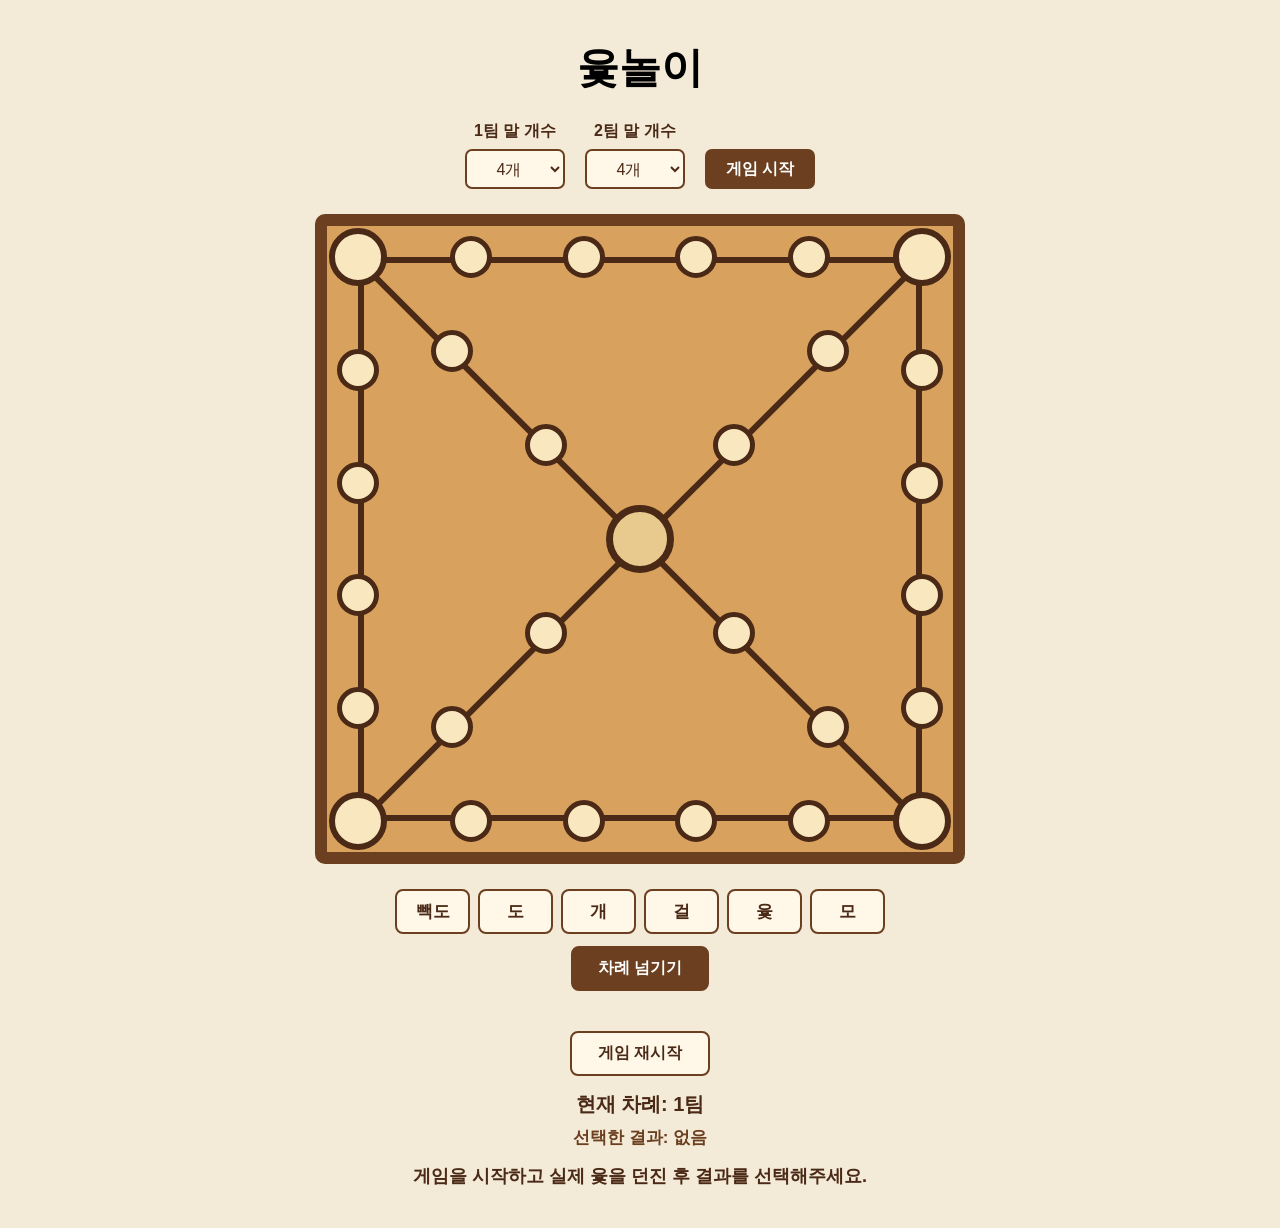
<file: index.html>
<!DOCTYPE html>
<html lang="ko">
<head>
    <meta charset="UTF-8">
    <meta name="viewport" content="width=device-width, initial-scale=1.0">
    <title>윷놀이</title>
    <link rel="stylesheet" href="style.css">
</head>

<body>

<div class="game-container">

    <h1>윷놀이</h1>

    <!-- 말 개수 선택 -->
    <div class="piece-setting">

        <div>
            <label for="player1-pieces">1팀 말 개수</label>
            <select id="player1-pieces">
                <option value="2">2개</option>
                <option value="3">3개</option>
                <option value="4" selected>4개</option>
                <option value="5">5개</option>
            </select>
        </div>

        <div>
            <label for="player2-pieces">2팀 말 개수</label>
            <select id="player2-pieces">
                <option value="2">2개</option>
                <option value="3">3개</option>
                <option value="4" selected>4개</option>
                <option value="5">5개</option>
            </select>
        </div>

        <button id="start-button">게임 시작</button>

    </div>


    <!-- 게임판 -->
    <div class="board">

        <!-- 기존 바깥쪽 선 -->
        <div class="line top-line"></div>
        <div class="line bottom-line"></div>
        <div class="line left-line"></div>
        <div class="line right-line"></div>

        <!-- 기존 대각선 -->
        <div class="diagonal diagonal-1"></div>
        <div class="diagonal diagonal-2"></div>


        <!-- 위쪽 -->
        <div class="point big p1"></div>
        <div class="point p2"></div>
        <div class="point p3"></div>
        <div class="point p4"></div>
        <div class="point p5"></div>
        <div class="point big p6"></div>


        <!-- 오른쪽 -->
        <div class="point p7"></div>
        <div class="point p8"></div>
        <div class="point p9"></div>
        <div class="point p10"></div>
        <div class="point big p11"></div>


        <!-- 아래쪽 -->
        <div class="point p12"></div>
        <div class="point p13"></div>
        <div class="point p14"></div>
        <div class="point p15"></div>
        <div class="point big p16"></div>


        <!-- 왼쪽 -->
        <div class="point p17"></div>
        <div class="point p18"></div>
        <div class="point p19"></div>
        <div class="point p20"></div>


        <!-- 대각선 1 -->
        <div class="point diagonal-point d1"></div>
        <div class="point diagonal-point d2"></div>
        <div class="point diagonal-point d3"></div>
        <div class="point diagonal-point d4"></div>


        <!-- 대각선 2 -->
        <div class="point diagonal-point d5"></div>
        <div class="point diagonal-point d6"></div>
        <div class="point diagonal-point d7"></div>
        <div class="point diagonal-point d8"></div>


        <!-- 중앙 -->
        <div class="point center"></div>

    </div>


    <!-- 윷 결과 -->
    <div class="result-buttons">

        <button data-yut="빽도">빽도</button>
        <button data-yut="도">도</button>
        <button data-yut="개">개</button>
        <button data-yut="걸">걸</button>
        <button data-yut="윷">윷</button>
        <button data-yut="모">모</button>

    </div>


    <!-- 이동 및 차례 -->
    <div class="game-controls">

        

        <button id="next-turn-button">
            차례 넘기기
        </button>

    </div>
    <button id="restart-button" class="restart-button">
    게임 재시작
    </button>


    <!-- 현재 차례 -->
    <div id="turn-display">
        현재 차례: 1팀
    </div>


    <!-- 선택한 윷 결과 -->
    <div id="selected-result">
        선택한 결과: 없음
    </div>


    <!-- 게임 메시지 -->
    <div id="result">
        게임을 시작하고 실제 윷을 던진 후 결과를 선택해주세요.
    </div>

</div>


<!-- 미션 창 -->
<div id="mission-overlay">

    <div id="mission-box">

        <h2>미션</h2>

        <p id="mission-text">
            제자리에서 박수 5번 치기
        </p>

        <div class="mission-buttons">

            <button id="mission-success">
                성공
            </button>

            <button id="mission-fail">
                실패
            </button>

        </div>

    </div>

</div>


<!-- 경로 선택 창 -->
<div id="route-overlay">

    <div id="route-box">

        <h2>이동 경로 선택</h2>

        <p>
            다음 이동 경로를 선택해주세요.
        </p>

        <div class="route-buttons">

            <button id="outer-route-button">
                바깥쪽 길
            </button>

            <button id="diagonal-route-button">
                대각선 길
            </button>

        </div>

    </div>

</div>


<script src="game.js"></script>

<div id="win-overlay">
    <div id="win-box">
        <h2 id="win-title">1팀 승리!</h2>

        <p id="win-message">
            모든 말을 완주했습니다.
        </p>

        <button id="win-restart-button">
            게임 재시작
        </button>
    </div>
</div>

</body>
</html>
</file>
<file: style.css>
* {
    box-sizing: border-box;
}

body {
    margin: 0;
    background: #f3ead7;
    font-family: Arial, sans-serif;
}

.game-container {
    width: 800px;
    margin: 40px auto;
    text-align: center;
}

h1 {
    margin: 0 0 25px;
    font-size: 42px;
}


/* =========================
   말 개수 설정
========================= */

.piece-setting {
    display: flex;
    justify-content: center;
    align-items: end;
    gap: 20px;
    margin-bottom: 25px;
}

.piece-setting div {
    display: flex;
    flex-direction: column;
    gap: 7px;
}

.piece-setting label {
    font-size: 16px;
    font-weight: bold;
    color: #4a2a16;
}

.piece-setting select {
    width: 100px;
    height: 40px;
    padding: 5px 10px;
    border: 2px solid #6b3f1f;
    border-radius: 7px;
    background: #fff7e8;
    color: #4a2a16;
    font-size: 16px;
    text-align: center;
}

#start-button {
    width: 110px;
    height: 40px;
    border: 2px solid #6b3f1f;
    border-radius: 7px;
    background: #6b3f1f;
    color: white;
    font-size: 16px;
    font-weight: bold;
    cursor: pointer;
}

#start-button:hover {
    background: #4a2a16;
}


/* =========================
   게임판
========================= */

.board {
    position: relative;
    width: 650px;
    height: 650px;
    margin: 0 auto;
    background: #d8a15d;
    border: 12px solid #6b3f1f;
    border-radius: 10px;
}


/* 기존 가로 세로 선 */

.line {
    position: absolute;
    background: #4a2a16;
    z-index: 1;
}

.top-line,
.bottom-line {
    left: 5%;
    width: 90%;
    height: 6px;
}

.top-line {
    top: 5%;
}

.bottom-line {
    bottom: 5%;
}

.left-line,
.right-line {
    top: 5%;
    width: 6px;
    height: 90%;
}

.left-line {
    left: 5%;
}

.right-line {
    right: 5%;
}


/* 기존 대각선 */

.diagonal {
    position: absolute;
    width: 127.28%;
    height: 6px;
    left: -13.64%;
    top: 50%;
    background: #4a2a16;
    transform-origin: center;
    z-index: 1;
}

.diagonal-1 {
    transform: rotate(45deg);
}

.diagonal-2 {
    transform: rotate(-45deg);
}


/* =========================
   기본 칸
========================= */

.point {
    position: absolute;
    width: 42px;
    height: 42px;
    transform: translate(-50%, -50%);
    border: 5px solid #4a2a16;
    border-radius: 50%;
    background: #f8e7bf;
    z-index: 3;
}

.big {
    width: 58px;
    height: 58px;
    border-width: 6px;
}


/* 바깥쪽 */

.p1 {
    left: 5%;
    top: 5%;
}

.p2 {
    left: 23%;
    top: 5%;
}

.p3 {
    left: 41%;
    top: 5%;
}

.p4 {
    left: 59%;
    top: 5%;
}

.p5 {
    left: 77%;
    top: 5%;
}

.p6 {
    left: 95%;
    top: 5%;
}

.p7 {
    left: 95%;
    top: 23%;
}

.p8 {
    left: 95%;
    top: 41%;
}

.p9 {
    left: 95%;
    top: 59%;
}

.p10 {
    left: 95%;
    top: 77%;
}

.p11 {
    left: 95%;
    top: 95%;
}

.p12 {
    left: 77%;
    top: 95%;
}

.p13 {
    left: 59%;
    top: 95%;
}

.p14 {
    left: 41%;
    top: 95%;
}

.p15 {
    left: 23%;
    top: 95%;
}

.p16 {
    left: 5%;
    top: 95%;
}

.p17 {
    left: 5%;
    top: 77%;
}

.p18 {
    left: 5%;
    top: 59%;
}

.p19 {
    left: 5%;
    top: 41%;
}

.p20 {
    left: 5%;
    top: 23%;
}


/* =========================
   대각선 칸
========================= */

.diagonal-point {
    background: #f8e7bf;
}


/* 왼쪽 위 → 중앙 → 오른쪽 아래 */

.d1 {
    left: 20%;
    top: 20%;
}

.d2 {
    left: 35%;
    top: 35%;
}

.d3 {
    left: 65%;
    top: 65%;
}

.d4 {
    left: 80%;
    top: 80%;
}


/* 오른쪽 위 → 중앙 → 왼쪽 아래 */

.d5 {
    left: 80%;
    top: 20%;
}

.d6 {
    left: 65%;
    top: 35%;
}

.d7 {
    left: 35%;
    top: 65%;
}

.d8 {
    left: 20%;
    top: 80%;
}


/* 중앙 */

.center {
    left: 50%;
    top: 50%;
    width: 68px;
    height: 68px;
    border-width: 7px;
    background: #e8c98e;
}


/* =========================
   결과 버튼
========================= */

.result-buttons {
    display: flex;
    justify-content: center;
    gap: 8px;
    margin-top: 25px;
}

.result-buttons button {
    width: 75px;
    height: 45px;
    border: 2px solid #6b3f1f;
    border-radius: 8px;
    background: #fff7e8;
    color: #4a2a16;
    font-size: 17px;
    font-weight: bold;
    cursor: pointer;
}

.result-buttons button:hover {
    background: #ead1a6;
}


/* =========================
   이동 / 차례
========================= */

.game-controls {
    display: flex;
    justify-content: center;
    gap: 8px;
    margin-top: 12px;
}

.undo-button {
    padding: 10px 25px;
    border: 2px solid #777;
    border-radius: 8px;
    background: #eeeeee;
    color: #333;
    font-size: 16px;
    cursor: pointer;
}

.undo-button:hover {
    background: #dddddd;
}

#next-turn-button {
    padding: 10px 25px;
    border: 2px solid #6b3f1f;
    border-radius: 8px;
    background: #6b3f1f;
    color: white;
    font-size: 16px;
    font-weight: bold;
    cursor: pointer;
}

#next-turn-button:hover {
    background: #4a2a16;
}

#turn-display {
    margin-top: 15px;
    font-size: 20px;
    font-weight: bold;
    color: #4a2a16;
}

#selected-result {
    margin-top: 8px;
    font-size: 17px;
    font-weight: bold;
    color: #6b3f1f;
}

#result {
    margin-top: 15px;
    font-size: 18px;
    font-weight: bold;
    color: #4a2a16;
}


/* =========================
   말
========================= */

.game-piece {
    position: absolute;
    width: 48px;
    height: 48px;
    transform: translate(-50%, -50%);
    border-radius: 50%;
    border: 4px solid #3a2415;
    display: flex;
    justify-content: center;
    align-items: center;
    font-size: 17px;
    font-weight: bold;
    z-index: 10;
    cursor: pointer;
}

.player1 {
    background: #d94b4b;
    color: white;
}

.player2 {
    background: #4169a1;
    color: white;
}


/* 팀 이름 */

.team-title {
    position: absolute;
    font-size: 22px;
    font-weight: bold;
    color: #3a2415;
    transform: translateX(-50%);
    z-index: 20;
    white-space: nowrap;
}


/* =========================
   미션 창
========================= */

#mission-overlay {
    display: none;
    position: fixed;
    top: 0;
    left: 0;
    width: 100%;
    height: 100%;
    background: rgba(0, 0, 0, 0.5);
    z-index: 1000;
    justify-content: center;
    align-items: center;
}

#mission-box {
    width: 400px;
    padding: 30px;
    background: #fff7e8;
    border: 4px solid #6b3f1f;
    border-radius: 15px;
    text-align: center;
}

#mission-box h2 {
    margin-top: 0;
    margin-bottom: 20px;
    color: #4a2a16;
}

#mission-text {
    margin-bottom: 25px;
    font-size: 20px;
    font-weight: bold;
    color: #333;
}

.mission-buttons {
    display: flex;
    justify-content: center;
    gap: 15px;
}

.mission-buttons button {
    width: 110px;
    height: 45px;
    border: 2px solid #6b3f1f;
    border-radius: 8px;
    font-size: 17px;
    font-weight: bold;
    cursor: pointer;
}

#mission-success {
    background: #6b3f1f;
    color: white;
}

#mission-fail {
    background: #eeeeee;
    color: #333;
}


/* =========================
   경로 선택 창
========================= */

#route-overlay {
    display: none;
    position: fixed;
    top: 0;
    left: 0;
    width: 100%;
    height: 100%;
    background: rgba(0, 0, 0, 0.5);
    z-index: 1100;
    justify-content: center;
    align-items: center;
}

#route-box {
    width: 400px;
    padding: 30px;
    background: #fff7e8;
    border: 4px solid #6b3f1f;
    border-radius: 15px;
    text-align: center;
}

#route-box h2 {
    margin-top: 0;
    margin-bottom: 15px;
    color: #4a2a16;
}

#route-box p {
    margin-bottom: 25px;
    font-size: 18px;
    font-weight: bold;
}

.route-buttons {
    display: flex;
    justify-content: center;
    gap: 15px;
}

.route-buttons button {
    width: 140px;
    height: 50px;
    border: 2px solid #6b3f1f;
    border-radius: 8px;
    background: #6b3f1f;
    color: white;
    font-size: 16px;
    font-weight: bold;
    cursor: pointer;
}

.route-buttons button:hover {
    background: #4a2a16;
}


/* =========================
   승리
========================= */

.win-message {
    font-size: 30px;
    font-weight: bold;
}

/* =========================
   게임 재시작 버튼
========================= */

.restart-button {
    margin-top: 40px;
    width: 140px;
    height: 45px;

    border: 2px solid #6b3f1f;
    border-radius: 8px;

    background: #fff7e8;
    color: #4a2a16;

    font-size: 16px;
    font-weight: bold;

    cursor: pointer;
}

.restart-button:hover {
    background: #ead1a6;
}


/* =========================
   승리 팝업
========================= */

#win-overlay {
    display: none;

    position: fixed;
    top: 0;
    left: 0;

    width: 100%;
    height: 100%;

    background: rgba(0, 0, 0, 0.5);

    z-index: 2000;

    justify-content: center;
    align-items: center;
}


#win-box {
    width: 400px;
    padding: 35px;

    background: #fff7e8;

    border: 4px solid #6b3f1f;
    border-radius: 15px;

    text-align: center;

    box-shadow: 0 10px 30px rgba(0, 0, 0, 0.3);
}


#win-title {
    margin: 0 0 15px;

    font-size: 32px;
    color: #4a2a16;
}


#win-message {
    margin: 0 0 25px;

    font-size: 18px;
    font-weight: bold;

    color: #4a2a16;
}


#win-restart-button {
    width: 150px;
    height: 50px;

    border: 2px solid #6b3f1f;
    border-radius: 8px;

    background: #6b3f1f;
    color: white;

    font-size: 17px;
    font-weight: bold;

    cursor: pointer;
}


#win-restart-button:hover {
    background: #4a2a16;
}
</file>
